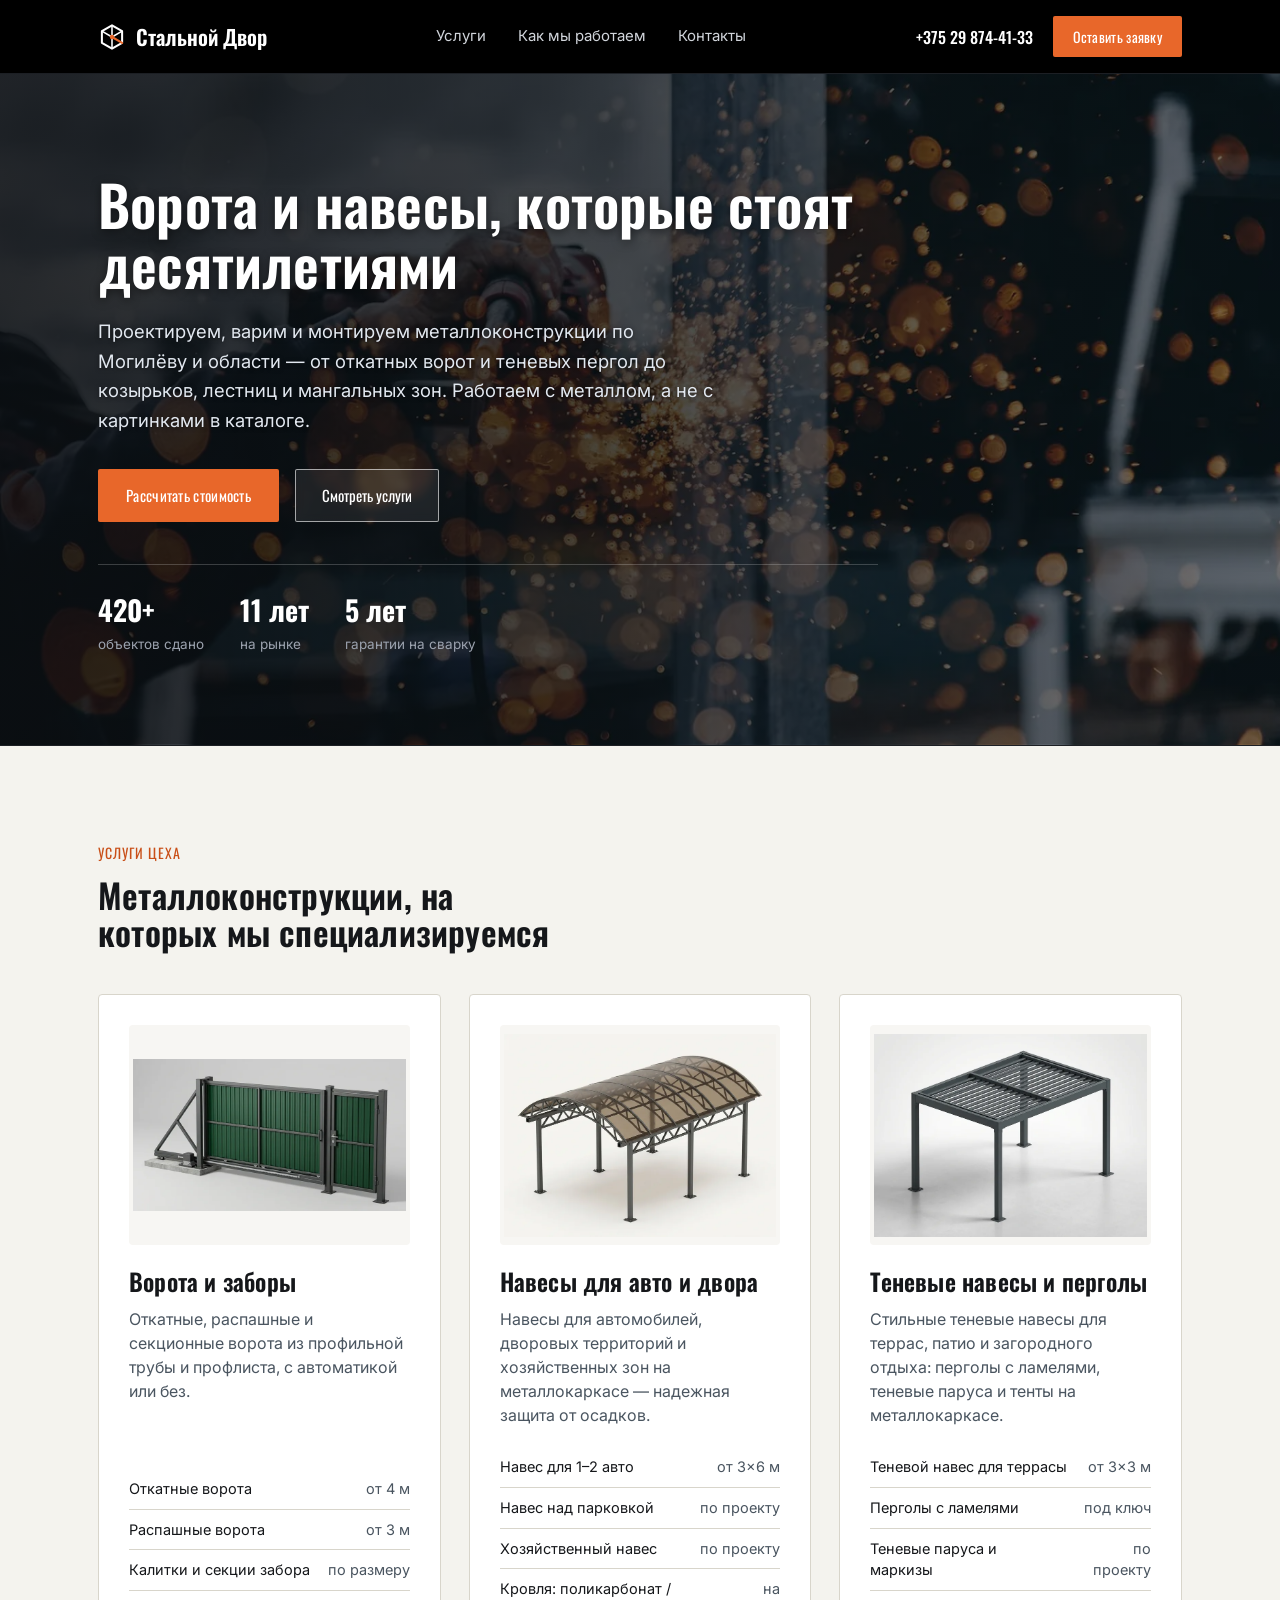
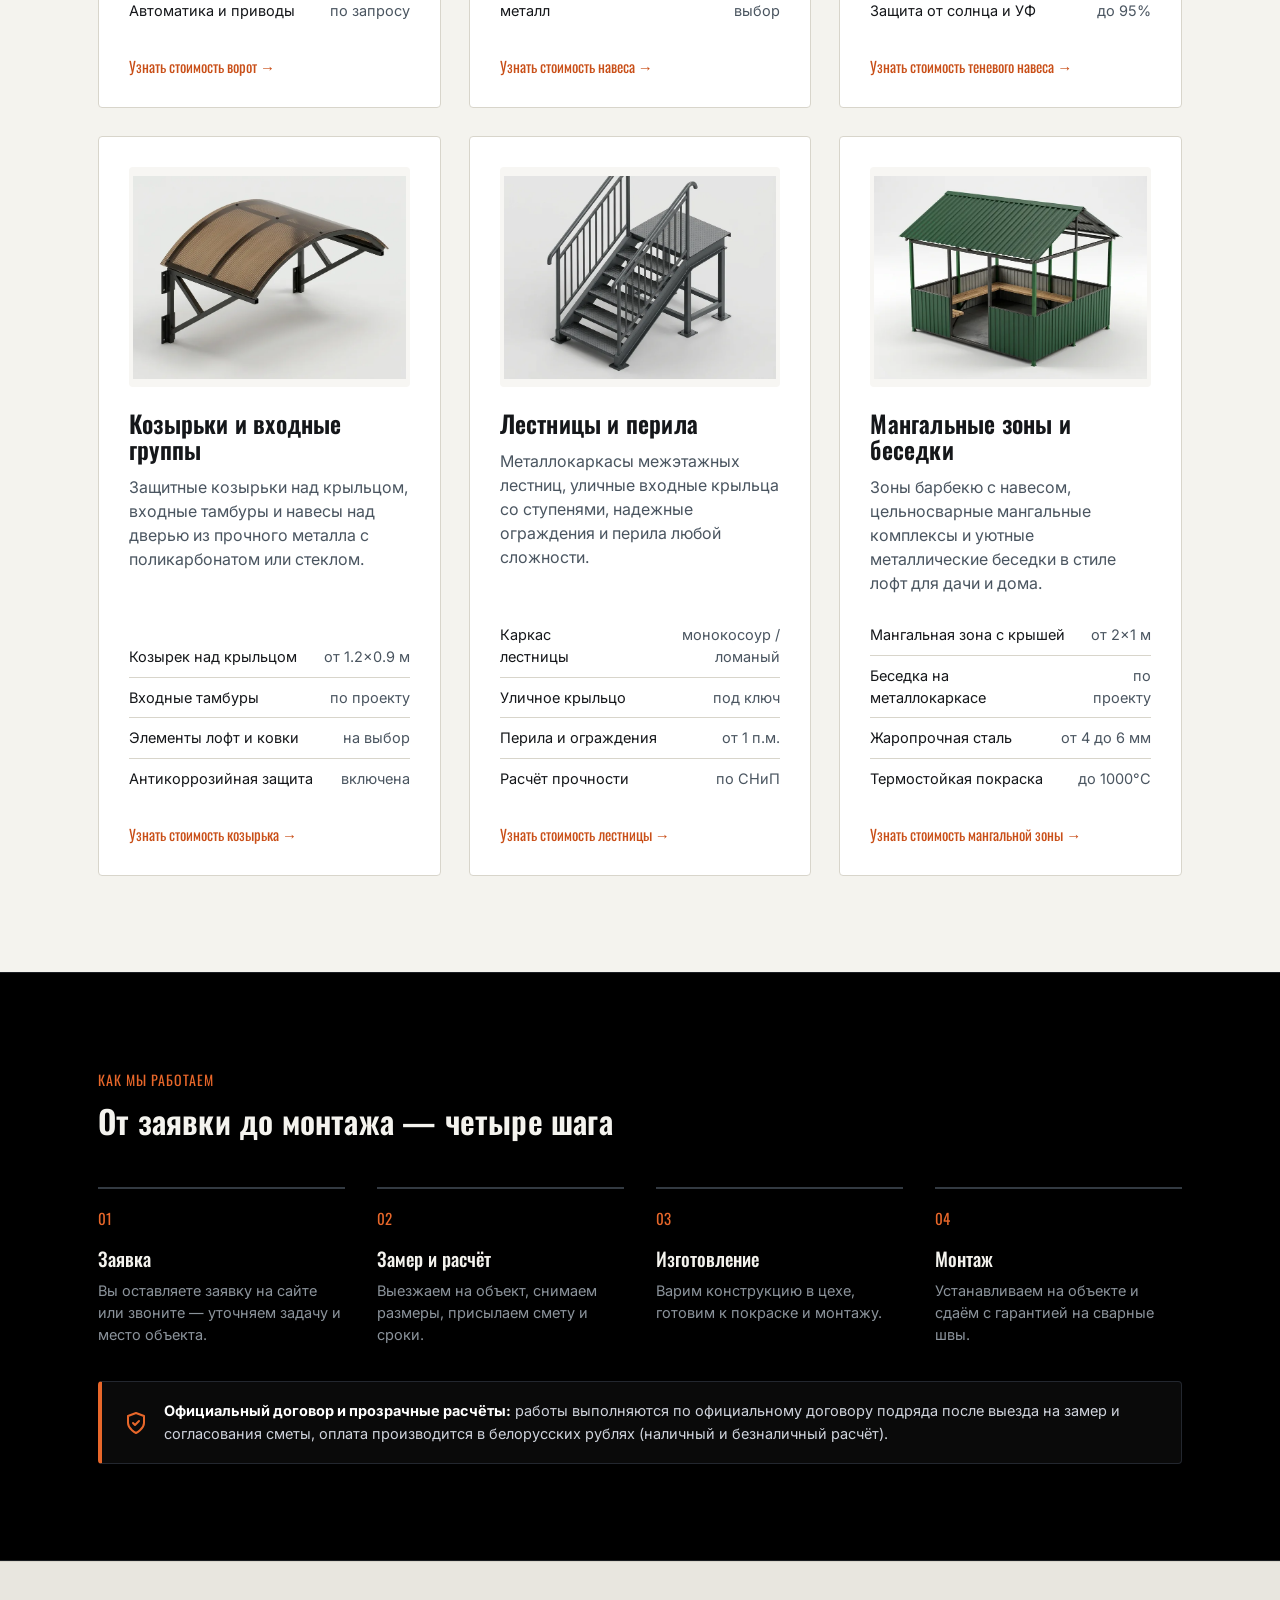
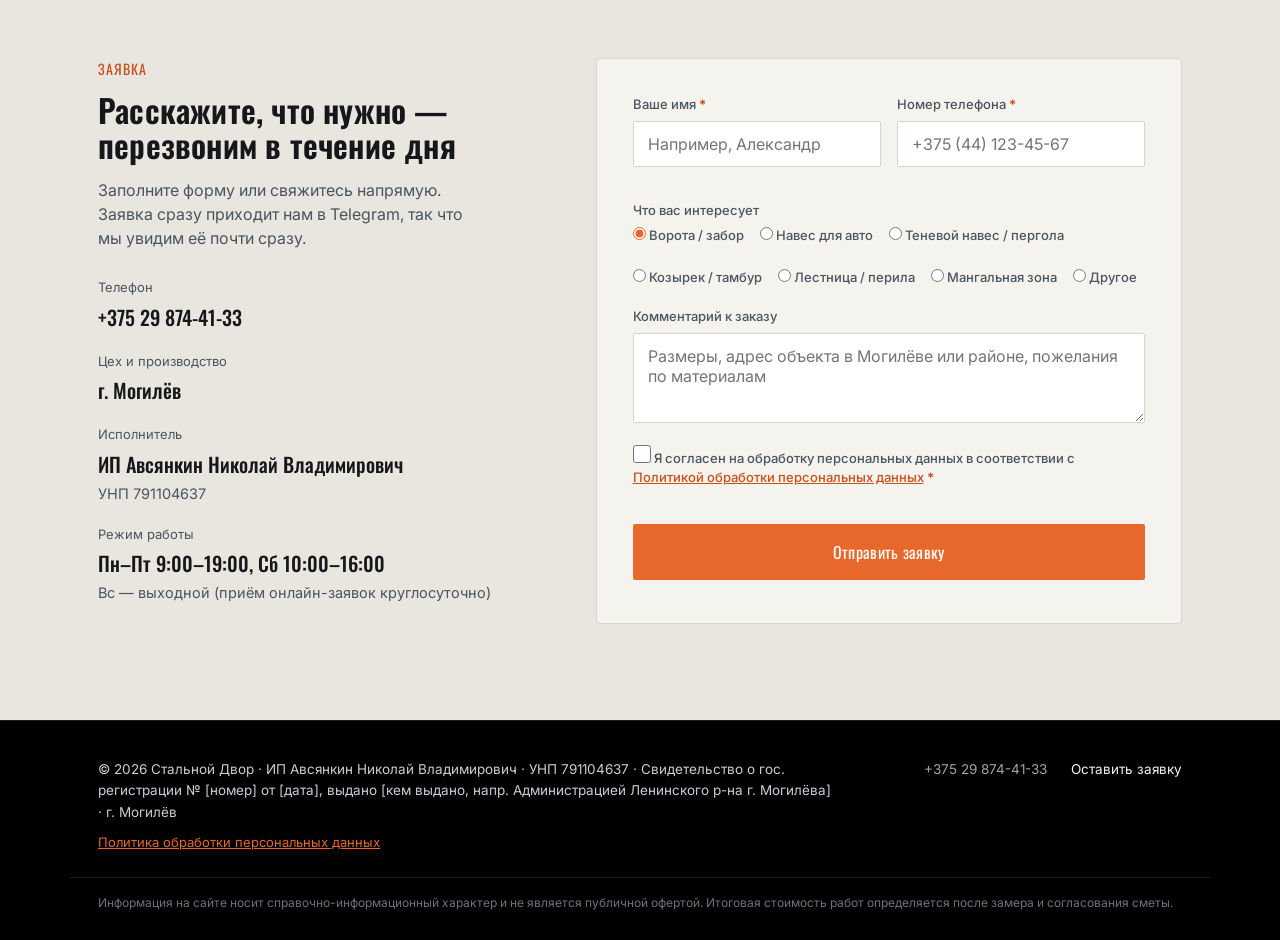
<file: index.html>
<!DOCTYPE html>
<html lang="ru">
<head>
  <meta charset="UTF-8">
  <meta name="viewport" content="width=device-width, initial-scale=1.0">
  <meta name="theme-color" content="#000000">
  <meta name="apple-mobile-web-app-status-bar-style" content="black-translucent">
  <meta name="color-scheme" content="dark light">
  <title>Стальной Двор — ворота, навесы, перголы и металлоконструкции в Могилёве</title>
  <meta name="description" content="Изготовление и монтаж металлоконструкций на заказ в Могилёве: ворота, заборы, теневые навесы, перголы, козырьки, лестницы и мангальные зоны. Гарантия 5 лет.">
  <meta property="og:title" content="Стальной Двор — металлоконструкции на заказ в Могилёве">
  <meta property="og:description" content="Ворота, теневые навесы, перголы, козырьки, лестницы и зоны барбекю в Могилёве. Собственный цех, гарантия 5 лет.">
  <meta property="og:image" content="images/hero.jpg">
  <meta property="og:type" content="website">
  <link rel="icon" type="image/svg+xml" href="favicon.svg">
  <link rel="preload" as="image" href="images/hero.webp" type="image/webp">
  <link rel="preconnect" href="https://fonts.googleapis.com">
  <link rel="preconnect" href="https://fonts.gstatic.com" crossorigin>
  <link href="https://fonts.googleapis.com/css2?family=Oswald:wght@400;500;600;700&family=Inter:wght@400;500;600&display=swap" rel="stylesheet">
  <link rel="stylesheet" href="style.css?v=14">
</head>
<body style="margin:0;padding:0;"><header>
  <div class="nav">
    <a href="#" class="logo">
      <svg class="logo-mark" viewBox="0 0 36 36" fill="none" xmlns="http://www.w3.org/2000/svg">
        <path d="M18 3L31 10.5V25.5L18 33L5 25.5V10.5L18 3Z" stroke="currentColor" stroke-width="2.6" stroke-linejoin="round"/>
        <path d="M18 3V33" stroke="currentColor" stroke-width="2"/>
        <path d="M5 10.5L18 18L31 10.5" stroke="currentColor" stroke-width="2"/>
        <path d="M18 18L31 25.5" stroke="#e8672a" stroke-width="2.8" stroke-linecap="round"/>
        <circle cx="18" cy="18" r="2.8" fill="#e8672a"/>
      </svg>
      Стальной Двор
    </a>
    <nav class="nav-links" id="navLinks">
      <a href="#services">Услуги</a>
      <a href="#process">Как мы работаем</a>
      <a href="#contact">Контакты</a>
    </nav>
    <div class="nav-actions">
      <a href="tel:+375298744133" class="nav-phone">+375 29 874-41-33</a>
      <a href="#contact" class="nav-cta">Оставить заявку</a>
      <button class="burger" id="burgerBtn" aria-label="Открыть меню" aria-expanded="false">
        <span></span>
        <span></span>
        <span></span>
      </button>
    </div>
  </div>
</header>

<section class="hero">
  <div class="wrap">
    <div class="hero-content">
      <h1>Ворота и навесы, которые стоят десятилетиями</h1>
      <p class="lead">Проектируем, варим и монтируем металлоконструкции по Могилёву и области — от откатных ворот и теневых пергол до козырьков, лестниц и мангальных зон. Работаем с металлом, а не с картинками в каталоге.</p>
      <div class="hero-actions">
        <a href="#contact" class="btn-primary">Рассчитать стоимость</a>
        <a href="#services" class="btn-ghost">Смотреть услуги</a>
      </div>
      <div class="hero-stats">
        <div><b>420+</b><span>объектов сдано</span></div>
        <div><b>11 лет</b><span>на рынке</span></div>
        <div><b>5 лет</b><span>гарантии на сварку</span></div>
      </div>
    </div>
  </div>
</section>

<section id="services">
  <div class="wrap">
    <div class="eyebrow">Услуги цеха</div>
    <h2 style="font-size:34px; max-width:26ch;">Металлоконструкции, на которых мы специализируемся</h2>
    <div class="services-grid">
      <!-- 1. Ворота и заборы -->
      <div class="service-card">
        <picture>
          <source srcset="images/gates.webp?v=4" type="image/webp">
          <img src="images/gates.jpg?v=4" alt="Откатные и распашные металлические ворота, заборы" class="service-img" loading="lazy" width="800" height="446" decoding="async">
        </picture>
        <h3>Ворота и заборы</h3>
        <p>Откатные, распашные и секционные ворота из профильной трубы и профлиста, с автоматикой или без.</p>
        <ul>
          <li><span>Откатные ворота</span><span>от 4 м</span></li>
          <li><span>Распашные ворота</span><span>от 3 м</span></li>
          <li><span>Калитки и секции забора</span><span>по размеру</span></li>
          <li><span>Автоматика и приводы</span><span>по запросу</span></li>
        </ul>
        <a href="#contact" class="service-link">Узнать стоимость ворот →</a>
      </div>

      <!-- 2. Навесы для авто -->
      <div class="service-card">
        <picture>
          <source srcset="images/carport.webp?v=4" type="image/webp">
          <img src="images/carport.jpg?v=4" alt="Навесы для авто и двора из металла" class="service-img" loading="lazy" width="800" height="597" decoding="async">
        </picture>
        <h3>Навесы для авто и двора</h3>
        <p>Навесы для автомобилей, дворовых территорий и хозяйственных зон на металлокаркасе — надежная защита от осадков.</p>
        <ul>
          <li><span>Навес для 1–2 авто</span><span>от 3×6 м</span></li>
          <li><span>Навес над парковкой</span><span>по проекту</span></li>
          <li><span>Хозяйственный навес</span><span>по проекту</span></li>
          <li><span>Кровля: поликарбонат / металл</span><span>на выбор</span></li>
        </ul>
        <a href="#contact" class="service-link">Узнать стоимость навеса →</a>
      </div>

      <!-- 3. Теневые навесы и перголы -->
      <div class="service-card">
        <picture>
          <source srcset="images/pergola.webp?v=4" type="image/webp">
          <img src="images/pergola.jpg?v=4" alt="Металлические теневые навесы и перголы для террасы" class="service-img" loading="lazy" width="800" height="597" decoding="async">
        </picture>
        <h3>Теневые навесы и перголы</h3>
        <p>Стильные теневые навесы для террас, патио и загородного отдыха: перголы с ламелями, теневые паруса и тенты на металлокаркасе.</p>
        <ul>
          <li><span>Теневой навес для террасы</span><span>от 3×3 м</span></li>
          <li><span>Перголы с ламелями</span><span>под ключ</span></li>
          <li><span>Теневые паруса и маркизы</span><span>по проекту</span></li>
          <li><span>Защита от солнца и УФ</span><span>до 95%</span></li>
        </ul>
        <a href="#contact" class="service-link">Узнать стоимость теневого навеса →</a>
      </div>

      <!-- 4. Козырьки и тамбуры -->
      <div class="service-card">
        <picture>
          <source srcset="images/canopy.webp?v=4" type="image/webp">
          <img src="images/canopy.jpg?v=4" alt="Металлические козырьки над крыльцом и входные группы" class="service-img" loading="lazy" width="800" height="597" decoding="async">
        </picture>
        <h3>Козырьки и входные группы</h3>
        <p>Защитные козырьки над крыльцом, входные тамбуры и навесы над дверью из прочного металла с поликарбонатом или стеклом.</p>
        <ul>
          <li><span>Козырек над крыльцом</span><span>от 1.2×0.9 м</span></li>
          <li><span>Входные тамбуры</span><span>по проекту</span></li>
          <li><span>Элементы лофт и ковки</span><span>на выбор</span></li>
          <li><span>Антикоррозийная защита</span><span>включена</span></li>
        </ul>
        <a href="#contact" class="service-link">Узнать стоимость козырька →</a>
      </div>

      <!-- 5. Лестницы и перила -->
      <div class="service-card">
        <picture>
          <source srcset="images/stairs.webp?v=4" type="image/webp">
          <img src="images/stairs.jpg?v=4" alt="Металлические лестницы и перила на заказ" class="service-img" loading="lazy" width="800" height="597" decoding="async">
        </picture>
        <h3>Лестницы и перила</h3>
        <p>Металлокаркасы межэтажных лестниц, уличные входные крыльца со ступенями, надежные ограждения и перила любой сложности.</p>
        <ul>
          <li><span>Каркас лестницы</span><span>монокосоур / ломаный</span></li>
          <li><span>Уличное крыльцо</span><span>под ключ</span></li>
          <li><span>Перила и ограждения</span><span>от 1 п.м.</span></li>
          <li><span>Расчёт прочности</span><span>по СНиП</span></li>
        </ul>
        <a href="#contact" class="service-link">Узнать стоимость лестницы →</a>
      </div>

      <!-- 6. Мангальные зоны и беседки -->
      <div class="service-card">
        <picture>
          <source srcset="images/bbq.webp?v=4" type="image/webp">
          <img src="images/bbq.jpg?v=4" alt="Мангальные зоны, комплексы барбекю и беседки из металла" class="service-img" loading="lazy" width="800" height="597" decoding="async">
        </picture>
        <h3>Мангальные зоны и беседки</h3>
        <p>Зоны барбекю с навесом, цельносварные мангальные комплексы и уютные металлические беседки в стиле лофт для дачи и дома.</p>
        <ul>
          <li><span>Мангальная зона с крышей</span><span>от 2×1 м</span></li>
          <li><span>Беседка на металлокаркасе</span><span>по проекту</span></li>
          <li><span>Жаропрочная сталь</span><span>от 4 до 6 мм</span></li>
          <li><span>Термостойкая покраска</span><span>до 1000°C</span></li>
        </ul>
        <a href="#contact" class="service-link">Узнать стоимость мангальной зоны →</a>
      </div>
    </div>
  </div>
</section>

<section id="process" class="process">
  <div class="wrap">
    <div class="eyebrow">Как мы работаем</div>
    <h2 style="font-size:32px;">От заявки до монтажа — четыре шага</h2>
    <div class="process-steps">
      <div class="process-step">
        <span class="num">01</span>
        <h4>Заявка</h4>
        <p>Вы оставляете заявку на сайте или звоните — уточняем задачу и место объекта.</p>
      </div>
      <div class="process-step">
        <span class="num">02</span>
        <h4>Замер и расчёт</h4>
        <p>Выезжаем на объект, снимаем размеры, присылаем смету и сроки.</p>
      </div>
      <div class="process-step">
        <span class="num">03</span>
        <h4>Изготовление</h4>
        <p>Варим конструкцию в цехе, готовим к покраске и монтажу.</p>
      </div>
      <div class="process-step">
        <span class="num">04</span>
        <h4>Монтаж</h4>
        <p>Устанавливаем на объекте и сдаём с гарантией на сварные швы.</p>
      </div>
    </div>
    <div class="process-guarantee-note">
      <svg class="note-icon" viewBox="0 0 24 24" fill="none" stroke="currentColor" stroke-width="2" stroke-linecap="round" stroke-linejoin="round">
        <path d="M12 22s8-4 8-10V5l-8-3-8 3v7c0 6 8 10 8 10z"/>
        <polyline points="9 12 11 14 15 10"/>
      </svg>
      <div>
        <strong>Официальный договор и прозрачные расчёты:</strong> работы выполняются по официальному договору подряда после выезда на замер и согласования сметы, оплата производится в белорусских рублях (наличный и безналичный расчёт).
      </div>
    </div>
  </div>
</section>

<section id="contact" class="contact">
  <div class="wrap">
    <div class="contact-info">
      <div class="eyebrow">Заявка</div>
      <h2>Расскажите, что нужно — перезвоним в течение дня</h2>
      <p>Заполните форму или свяжитесь напрямую. Заявка сразу приходит нам в Telegram, так что мы увидим её почти сразу.</p>
      <div class="contact-detail">
        <span>Телефон</span>
        <b><a href="tel:+375298744133" class="phone-link">+375 29 874-41-33</a></b>
      </div>
      <div class="contact-detail">
        <span>Цех и производство</span>
        <b>г. Могилёв</b>
      </div>
      <div class="contact-detail">
        <span>Исполнитель</span>
        <b>ИП Авсянкин Николай Владимирович</b>
        <span class="contact-sub">УНП 791104637</span>
      </div>
      <div class="contact-detail">
        <span>Режим работы</span>
        <!-- Режим работы (при необходимости часы можно скорректировать) -->
        <b>Пн–Пт 9:00–19:00, Сб 10:00–16:00</b>
        <span class="contact-sub">Вс — выходной (приём онлайн-заявок круглосуточно)</span>
      </div>
    </div>

    <form id="requestForm" novalidate>
      <div class="form-row">
        <div class="field" id="nameField">
          <label for="name">Ваше имя <span class="req">*</span></label>
          <input type="text" id="name" name="name" required placeholder="Например, Александр" autocomplete="name">
          <span class="field-error" id="nameError"></span>
        </div>
        <div class="field" id="phoneField">
          <label for="phone">Номер телефона <span class="req">*</span></label>
          <input type="tel" id="phone" name="phone" required placeholder="+375 (44) 123-45-67" autocomplete="tel">
          <span class="field-error" id="phoneError"></span>
        </div>
      </div>

      <div class="field">
        <label>Что вас интересует</label>
        <div class="radio-group">
          <label class="radio-option"><input type="radio" name="service" value="Ворота / забор" checked> Ворота / забор</label>
          <label class="radio-option"><input type="radio" name="service" value="Навес для авто"> Навес для авто</label>
          <label class="radio-option"><input type="radio" name="service" value="Теневой навес / пергола"> Теневой навес / пергола</label>
          <label class="radio-option"><input type="radio" name="service" value="Козырек"> Козырек / тамбур</label>
          <label class="radio-option"><input type="radio" name="service" value="Лестница"> Лестница / перила</label>
          <label class="radio-option"><input type="radio" name="service" value="Мангальная зона"> Мангальная зона</label>
          <label class="radio-option"><input type="radio" name="service" value="Другое"> Другое</label>
        </div>
      </div>

      <div class="field">
        <label for="message">Комментарий к заказу</label>
        <textarea id="message" name="message" placeholder="Размеры, адрес объекта в Могилёве или районе, пожелания по материалам"></textarea>
      </div>

      <div class="field field-checkbox" id="consentField">
        <label class="checkbox-label" for="policyConsent">
          <input type="checkbox" id="policyConsent" name="consent" required>
          <span>Я согласен на обработку персональных данных в соответствии с <a href="policy.html" target="_blank">Политикой обработки персональных данных</a> <span class="req">*</span></span>
        </label>
        <span class="field-error" id="consentError"></span>
      </div>

      <button type="submit" class="submit-btn" id="submitBtn">Отправить заявку</button>
      <div class="form-status" id="formStatus"></div>
    </form>
  </div>
</section>

<footer>
  <div class="wrap footer-content">
    <div class="footer-info">
      <div class="footer-legal">© 2026 Стальной Двор · ИП Авсянкин Николай Владимирович · УНП 791104637 · Свидетельство о гос. регистрации № [номер] от [дата], выдано [кем выдано, напр. Администрацией Ленинского р-на г. Могилёва] · г. Могилёв</div>
      <div class="footer-policy">
        <a href="policy.html" class="footer-policy-link">Политика обработки персональных данных</a>
      </div>
    </div>
    <div class="footer-links">
      <a href="tel:+375298744133" class="phone-link">+375 29 874-41-33</a>
      <a href="#contact" class="footer-cta-link">Оставить заявку</a>
    </div>
  </div>
  <div class="wrap footer-bottom">
    <div class="footer-disclaimer">
      Информация на сайте носит справочно-информационный характер и не является публичной офертой. Итоговая стоимость работ определяется после замера и согласования сметы.
    </div>
  </div>
</footer>

<script src="script.js?v=7"></script>
</body>
</html>
</file>
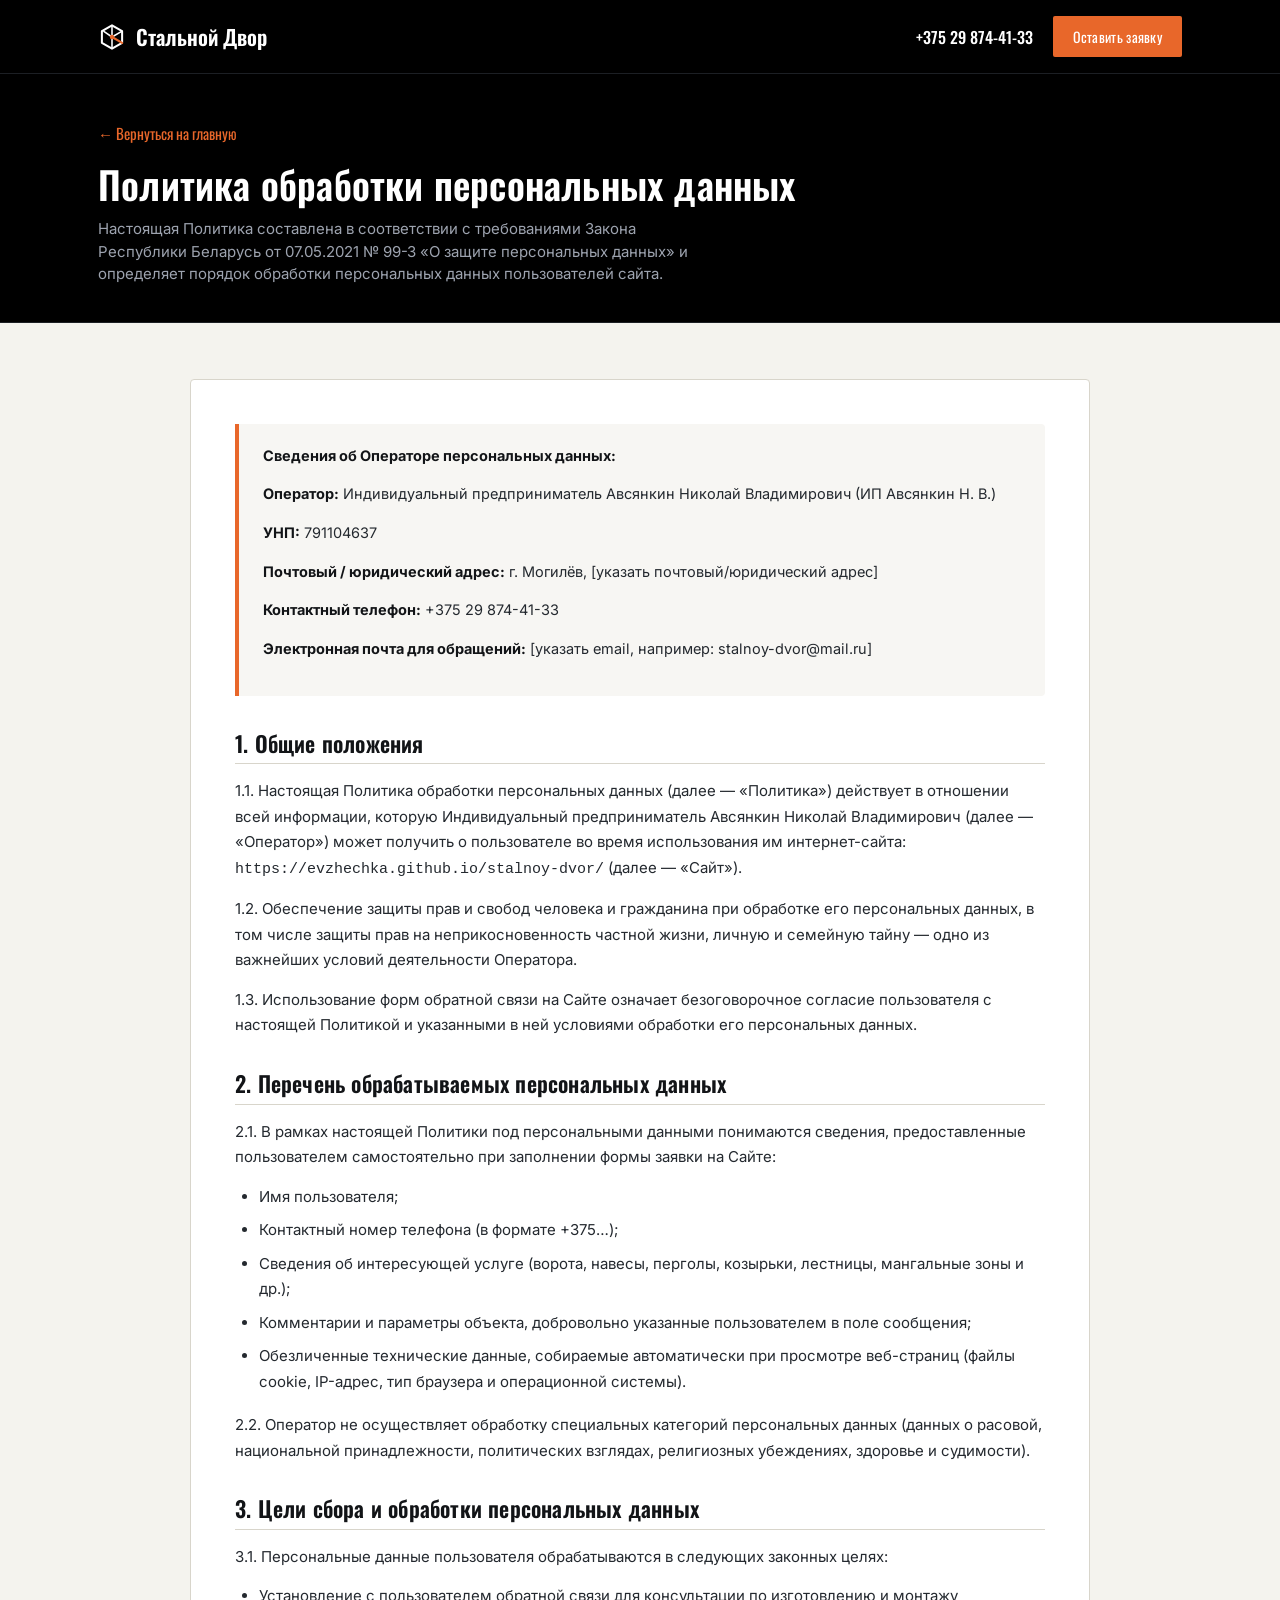
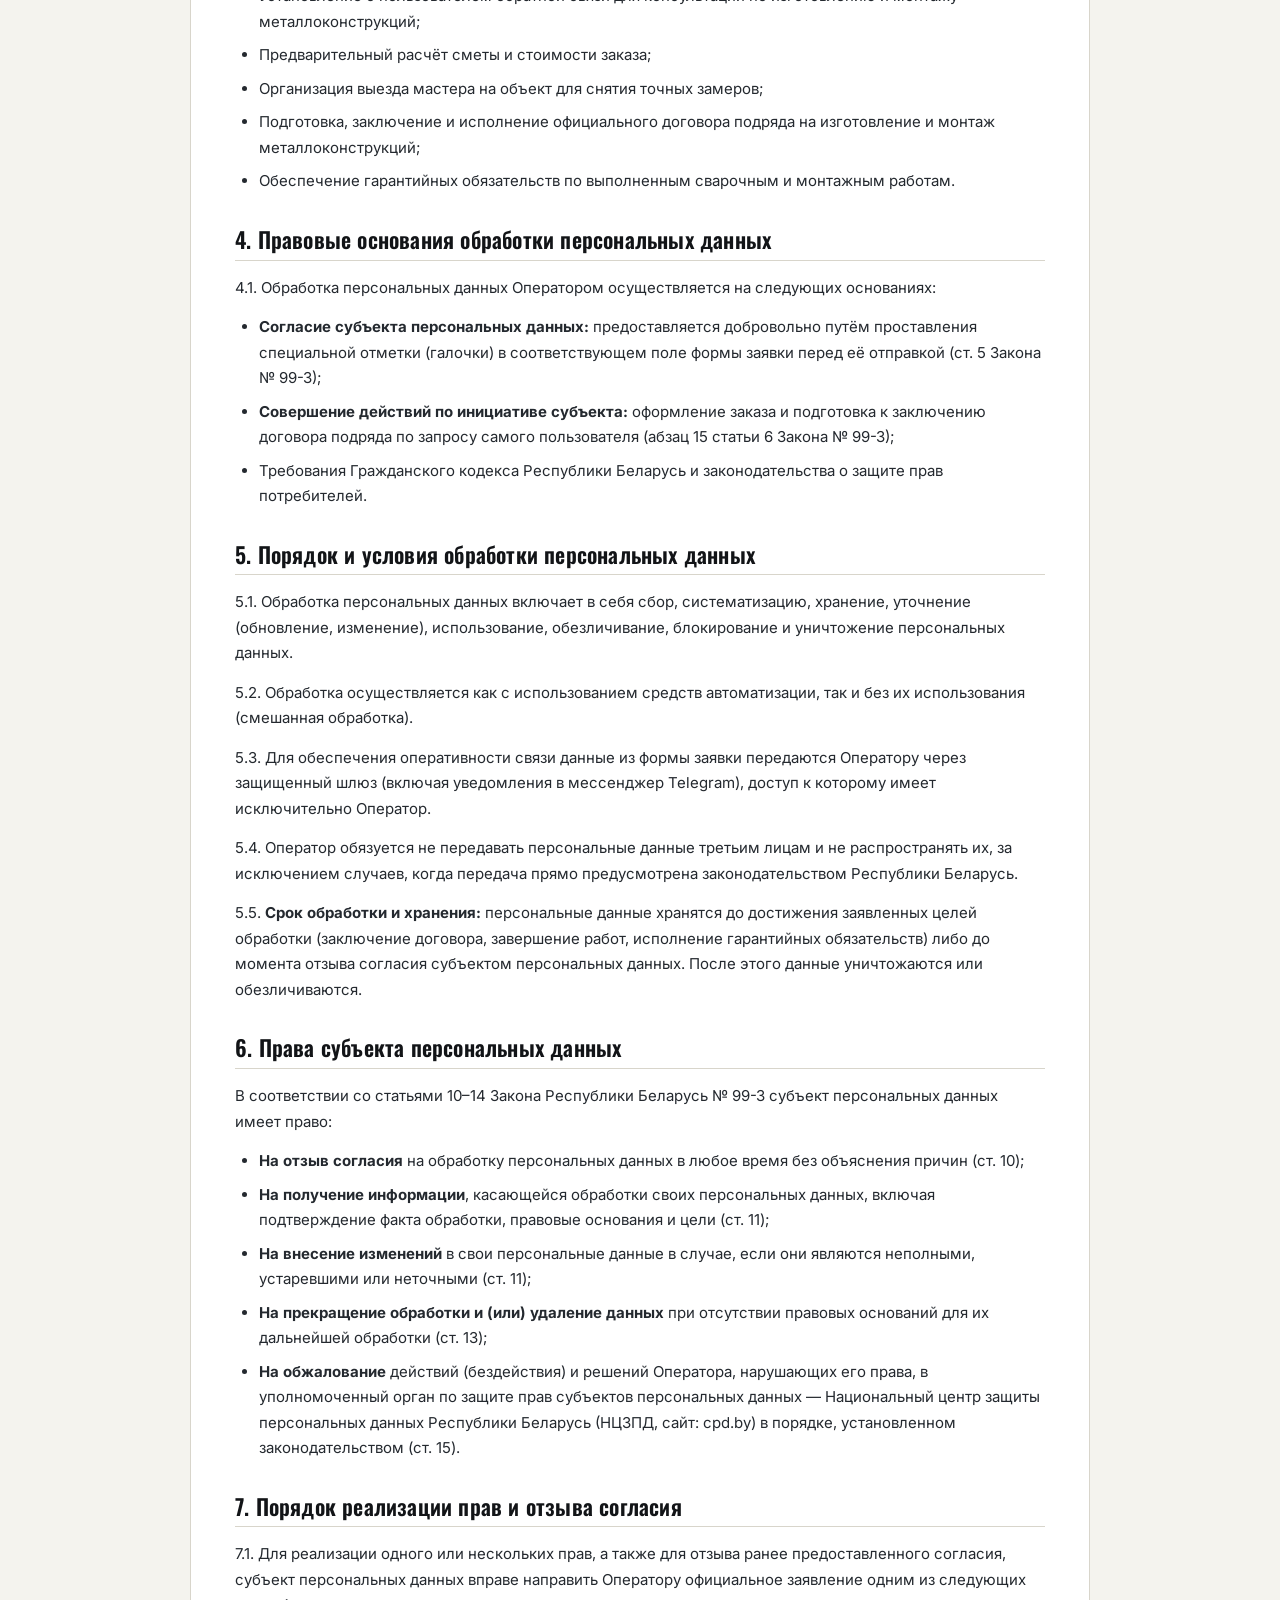
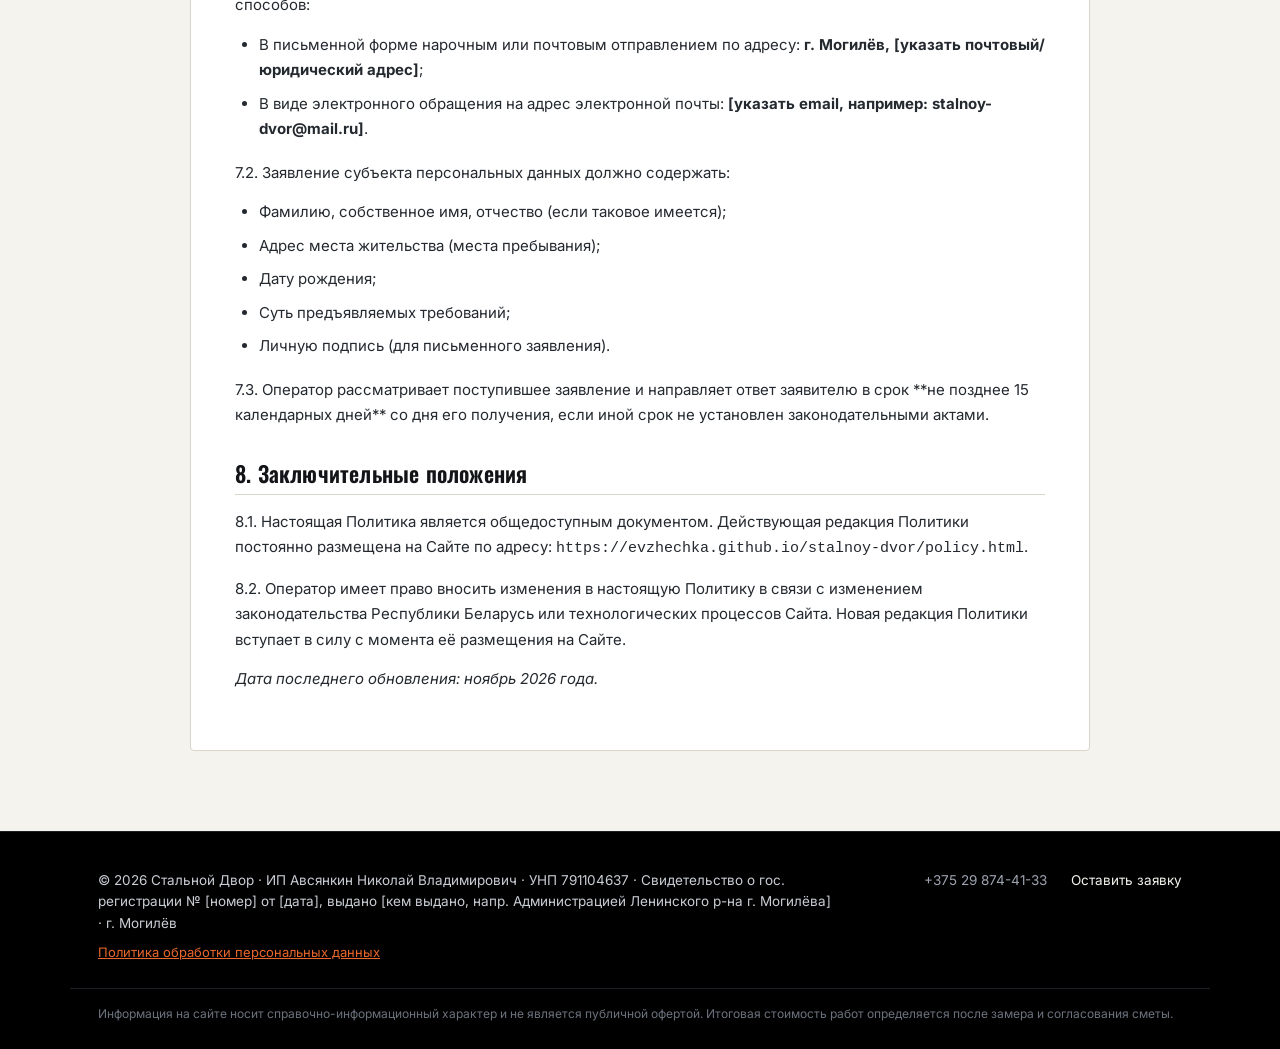
<file: policy.html>
<!DOCTYPE html>
<html lang="ru">
<head>
  <meta charset="UTF-8">
  <meta name="viewport" content="width=device-width, initial-scale=1.0">
  <meta name="theme-color" content="#000000">
  <meta name="apple-mobile-web-app-status-bar-style" content="black-translucent">
  <meta name="robots" content="noindex, follow">
  <title>Политика обработки персональных данных — Стальной Двор (г. Могилёв)</title>
  <link rel="icon" type="image/svg+xml" href="favicon.svg">
  <link rel="preconnect" href="https://fonts.googleapis.com">
  <link rel="preconnect" href="https://fonts.gstatic.com" crossorigin>
  <link href="https://fonts.googleapis.com/css2?family=Oswald:wght@400;500;600;700&family=Inter:wght@400;500;600&display=swap" rel="stylesheet">
  <link rel="stylesheet" href="style.css?v=14">
  <style>
    .policy-hero {
      background: #000000;
      color: #ffffff;
      padding: 48px 0 36px;
      border-bottom: 1px solid #1c1f24;
    }
    .back-link {
      display: inline-flex;
      align-items: center;
      gap: 8px;
      font-family: var(--font-head);
      font-size: 15px;
      color: var(--spark-500);
      margin-bottom: 18px;
      text-decoration: none !important;
      transition: color 0.2s ease;
    }
    .back-link:hover {
      color: #ffffff;
    }
    .policy-hero h1 {
      font-size: clamp(26px, 3.8vw, 38px);
      line-height: 1.15;
      margin-bottom: 12px;
    }
    .policy-subtitle {
      color: #9da3af;
      font-size: 15px;
      max-width: 68ch;
    }
    .policy-body {
      background: var(--concrete-50);
      padding: 56px 0 80px;
    }
    .policy-card {
      background: #ffffff;
      border: 1px solid var(--line);
      border-radius: 4px;
      padding: 44px;
      max-width: 900px;
      margin: 0 auto;
      font-size: 15px;
      line-height: 1.7;
      color: #24292f;
    }
    .policy-operator-box {
      background: #f7f6f3;
      border-left: 4px solid var(--spark-500);
      padding: 20px 24px;
      margin-bottom: 36px;
      border-radius: 0 4px 4px 0;
      font-size: 14.5px;
    }
    .policy-operator-box b {
      color: #121417;
    }
    .policy-card h2 {
      font-family: var(--font-head);
      font-size: 22px;
      color: #121417;
      margin: 34px 0 14px;
      padding-bottom: 8px;
      border-bottom: 1px solid var(--line);
    }
    .policy-card h2:first-of-type {
      margin-top: 10px;
    }
    .policy-card h3 {
      font-size: 16px;
      font-weight: 600;
      margin: 18px 0 8px;
      color: #121417;
    }
    .policy-card p {
      margin-bottom: 14px;
    }
    .policy-card ul, .policy-card ol {
      margin: 0 0 18px 24px;
      padding: 0;
    }
    .policy-card li {
      margin-bottom: 8px;
    }
    .policy-highlight {
      background: #fff8f4;
      border: 1px dashed var(--spark-500);
      padding: 14px 18px;
      border-radius: 4px;
      margin: 18px 0;
      font-size: 14px;
    }
    @media(max-width: 760px) {
      .policy-card {
        padding: 24px 18px;
      }
      .policy-operator-box {
        padding: 16px;
      }
    }
  </style>
</head>
<body style="margin:0;padding:0;">

<header>
  <div class="nav">
    <a href="index.html" class="logo">
      <svg class="logo-mark" viewBox="0 0 36 36" fill="none" xmlns="http://www.w3.org/2000/svg">
        <path d="M18 3L31 10.5V25.5L18 33L5 25.5V10.5L18 3Z" stroke="currentColor" stroke-width="2.6" stroke-linejoin="round"/>
        <path d="M18 3V33" stroke="currentColor" stroke-width="2"/>
        <path d="M7 10.5L18 18L31 10.5" stroke="currentColor" stroke-width="2"/>
        <path d="M18 18L31 25.5" stroke="#e8672a" stroke-width="2.8" stroke-linecap="round"/>
        <circle cx="18" cy="18" r="2.8" fill="#e8672a"/>
      </svg>
      Стальной Двор
    </a>
    <div class="nav-actions">
      <a href="tel:+375298744133" class="nav-phone">+375 29 874-41-33</a>
      <a href="index.html#contact" class="nav-cta">Оставить заявку</a>
    </div>
  </div>
</header>

<section class="policy-hero">
  <div class="wrap">
    <a href="index.html" class="back-link">← Вернуться на главную</a>
    <h1>Политика обработки персональных данных</h1>
    <p class="policy-subtitle">
      Настоящая Политика составлена в соответствии с требованиями Закона Республики Беларусь от 07.05.2021 № 99-З «О защите персональных данных» и определяет порядок обработки персональных данных пользователей сайта.
    </p>
  </div>
</section>

<main class="policy-body">
  <div class="wrap">
    <article class="policy-card">

      <div class="policy-operator-box">
        <p><b>Сведения об Операторе персональных данных:</b></p>
        <p><b>Оператор:</b> Индивидуальный предприниматель Авсянкин Николай Владимирович (ИП Авсянкин Н. В.)</p>
        <p><b>УНП:</b> 791104637</p>
        <p><b>Почтовый / юридический адрес:</b> г. Могилёв, [указать почтовый/юридический адрес]</p>
        <p><b>Контактный телефон:</b> <a href="tel:+375298744133">+375 29 874-41-33</a></p>
        <p><b>Электронная почта для обращений:</b> [указать email, например: stalnoy-dvor@mail.ru]</p>
      </div>

      <h2>1. Общие положения</h2>
      <p>
        1.1. Настоящая Политика обработки персональных данных (далее — «Политика») действует в отношении всей информации, которую Индивидуальный предприниматель Авсянкин Николай Владимирович (далее — «Оператор») может получить о пользователе во время использования им интернет-сайта: <code>https://evzhechka.github.io/stalnoy-dvor/</code> (далее — «Сайт»).
      </p>
      <p>
        1.2. Обеспечение защиты прав и свобод человека и гражданина при обработке его персональных данных, в том числе защиты прав на неприкосновенность частной жизни, личную и семейную тайну — одно из важнейших условий деятельности Оператора.
      </p>
      <p>
        1.3. Использование форм обратной связи на Сайте означает безоговорочное согласие пользователя с настоящей Политикой и указанными в ней условиями обработки его персональных данных.
      </p>

      <h2>2. Перечень обрабатываемых персональных данных</h2>
      <p>2.1. В рамках настоящей Политики под персональными данными понимаются сведения, предоставленные пользователем самостоятельно при заполнении формы заявки на Сайте:</p>
      <ul>
        <li>Имя пользователя;</li>
        <li>Контактный номер телефона (в формате +375…);</li>
        <li>Сведения об интересующей услуге (ворота, навесы, перголы, козырьки, лестницы, мангальные зоны и др.);</li>
        <li>Комментарии и параметры объекта, добровольно указанные пользователем в поле сообщения;</li>
        <li>Обезличенные технические данные, собираемые автоматически при просмотре веб-страниц (файлы cookie, IP-адрес, тип браузера и операционной системы).</li>
      </ul>
      <p>2.2. Оператор не осуществляет обработку специальных категорий персональных данных (данных о расовой, национальной принадлежности, политических взглядах, религиозных убеждениях, здоровье и судимости).</p>

      <h2>3. Цели сбора и обработки персональных данных</h2>
      <p>3.1. Персональные данные пользователя обрабатываются в следующих законных целях:</p>
      <ul>
        <li>Установление с пользователем обратной связи для консультации по изготовлению и монтажу металлоконструкций;</li>
        <li>Предварительный расчёт сметы и стоимости заказа;</li>
        <li>Организация выезда мастера на объект для снятия точных замеров;</li>
        <li>Подготовка, заключение и исполнение официального договора подряда на изготовление и монтаж металлоконструкций;</li>
        <li>Обеспечение гарантийных обязательств по выполненным сварочным и монтажным работам.</li>
      </ul>

      <h2>4. Правовые основания обработки персональных данных</h2>
      <p>4.1. Обработка персональных данных Оператором осуществляется на следующих основаниях:</p>
      <ul>
        <li><b>Согласие субъекта персональных данных:</b> предоставляется добровольно путём проставления специальной отметки (галочки) в соответствующем поле формы заявки перед её отправкой (ст. 5 Закона № 99-З);</li>
        <li><b>Совершение действий по инициативе субъекта:</b> оформление заказа и подготовка к заключению договора подряда по запросу самого пользователя (абзац 15 статьи 6 Закона № 99-З);</li>
        <li>Требования Гражданского кодекса Республики Беларусь и законодательства о защите прав потребителей.</li>
      </ul>

      <h2>5. Порядок и условия обработки персональных данных</h2>
      <p>
        5.1. Обработка персональных данных включает в себя сбор, систематизацию, хранение, уточнение (обновление, изменение), использование, обезличивание, блокирование и уничтожение персональных данных.
      </p>
      <p>
        5.2. Обработка осуществляется как с использованием средств автоматизации, так и без их использования (смешанная обработка).
      </p>
      <p>
        5.3. Для обеспечения оперативности связи данные из формы заявки передаются Оператору через защищенный шлюз (включая уведомления в мессенджер Telegram), доступ к которому имеет исключительно Оператор.
      </p>
      <p>
        5.4. Оператор обязуется не передавать персональные данные третьим лицам и не распространять их, за исключением случаев, когда передача прямо предусмотрена законодательством Республики Беларусь.
      </p>
      <p>
        5.5. <b>Срок обработки и хранения:</b> персональные данные хранятся до достижения заявленных целей обработки (заключение договора, завершение работ, исполнение гарантийных обязательств) либо до момента отзыва согласия субъектом персональных данных. После этого данные уничтожаются или обезличиваются.
      </p>

      <h2>6. Права субъекта персональных данных</h2>
      <p>В соответствии со статьями 10–14 Закона Республики Беларусь № 99-З субъект персональных данных имеет право:</p>
      <ul>
        <li><b>На отзыв согласия</b> на обработку персональных данных в любое время без объяснения причин (ст. 10);</li>
        <li><b>На получение информации</b>, касающейся обработки своих персональных данных, включая подтверждение факта обработки, правовые основания и цели (ст. 11);</li>
        <li><b>На внесение изменений</b> в свои персональные данные в случае, если они являются неполными, устаревшими или неточными (ст. 11);</li>
        <li><b>На прекращение обработки и (или) удаление данных</b> при отсутствии правовых оснований для их дальнейшей обработки (ст. 13);</li>
        <li><b>На обжалование</b> действий (бездействия) и решений Оператора, нарушающих его права, в уполномоченный орган по защите прав субъектов персональных данных — Национальный центр защиты персональных данных Республики Беларусь (НЦЗПД, сайт: <a href="https://cpd.by" target="_blank" rel="noopener">cpd.by</a>) в порядке, установленном законодательством (ст. 15).</li>
      </ul>

      <h2>7. Порядок реализации прав и отзыва согласия</h2>
      <p>
        7.1. Для реализации одного или нескольких прав, а также для отзыва ранее предоставленного согласия, субъект персональных данных вправе направить Оператору официальное заявление одним из следующих способов:
      </p>
      <ul>
        <li>В письменной форме нарочным или почтовым отправлением по адресу: <b>г. Могилёв, [указать почтовый/юридический адрес]</b>;</li>
        <li>В виде электронного обращения на адрес электронной почты: <b>[указать email, например: stalnoy-dvor@mail.ru]</b>.</li>
      </ul>
      <p>7.2. Заявление субъекта персональных данных должно содержать:</p>
      <ul>
        <li>Фамилию, собственное имя, отчество (если таковое имеется);</li>
        <li>Адрес места жительства (места пребывания);</li>
        <li>Дату рождения;</li>
        <li>Суть предъявляемых требований;</li>
        <li>Личную подпись (для письменного заявления).</li>
      </ul>
      <p>
        7.3. Оператор рассматривает поступившее заявление и направляет ответ заявителю в срок **не позднее 15 календарных дней** со дня его получения, если иной срок не установлен законодательными актами.
      </p>

      <h2>8. Заключительные положения</h2>
      <p>
        8.1. Настоящая Политика является общедоступным документом. Действующая редакция Политики постоянно размещена на Сайте по адресу: <code>https://evzhechka.github.io/stalnoy-dvor/policy.html</code>.
      </p>
      <p>
        8.2. Оператор имеет право вносить изменения в настоящую Политику в связи с изменением законодательства Республики Беларусь или технологических процессов Сайта. Новая редакция Политики вступает в силу с момента её размещения на Сайте.
      </p>
      <p><i>Дата последнего обновления: ноябрь 2026 года.</i></p>

    </article>
  </div>
</main>

<footer>
  <div class="wrap footer-content">
    <div class="footer-info">
      <div class="footer-legal">© 2026 Стальной Двор · ИП Авсянкин Николай Владимирович · УНП 791104637 · Свидетельство о гос. регистрации № [номер] от [дата], выдано [кем выдано, напр. Администрацией Ленинского р-на г. Могилёва] · г. Могилёв</div>
      <div class="footer-policy">
        <a href="policy.html" class="footer-policy-link">Политика обработки персональных данных</a>
      </div>
    </div>
    <div class="footer-links">
      <a href="tel:+375298744133" class="phone-link">+375 29 874-41-33</a>
      <a href="index.html#contact" class="footer-cta-link">Оставить заявку</a>
    </div>
  </div>
  <div class="wrap footer-bottom">
    <div class="footer-disclaimer">
      Информация на сайте носит справочно-информационный характер и не является публичной офертой. Итоговая стоимость работ определяется после замера и согласования сметы.
    </div>
  </div>
</footer>

</body>
</html>
</file>
<file: style.css>
/* ============ TOKENS ============ */
:root {
  --steel-950: #000000; /* Чистый черный цвет */
  --steel-900: #121417;
  --steel-800: #22262d;
  --steel-600: #4a5560;
  --steel-300: #8b939b;
  --concrete-100: #e8e6df;
  --concrete-50: #f4f3ee;
  --spark-500: #e8672a;
  --spark-600: #c94f18;
  --line: #d8d5cb;
  --font-head: 'Oswald', sans-serif;
  --font-body: 'Inter', sans-serif;
}

* { box-sizing: border-box; margin: 0; padding: 0; }

/* Устранение любых верхних белых полос и отступов */
html {
  scroll-behavior: smooth;
  background-color: #000000 !important; /* Всегда черный фон на уровне html */
}
body {
  font-family: var(--font-body);
  color: #15171a;
  background-color: #000000 !important;
  line-height: 1.5;
  -webkit-font-smoothing: antialiased;
  margin: 0 !important;
  padding: 0 !important;
}
img { max-width: 100%; display: block; }

/* Убираем все подчёркивания ссылок на сайте */
a, a:hover, a:focus, a:visited {
  color: inherit;
  text-decoration: none !important;
}

h1, h2, h3 {
  font-family: var(--font-head);
  font-weight: 600;
  line-height: 1.08;
  letter-spacing: 0.2px;
}
.wrap {
  max-width: 1140px;
  margin: 0 auto;
  padding: 0 28px;
}
section { padding: 96px 0; }
@media(max-width: 720px) {
  section { padding: 56px 0; }
  .wrap { padding: 0 18px; }
}

.eyebrow {
  font-family: var(--font-head);
  font-size: 14px;
  color: var(--spark-600);
  margin-bottom: 14px;
  text-transform: uppercase;
  letter-spacing: 1px;
}

/* ============ HEADER (ЧЕРНЫЙ ЦВЕТ БЕЗ ЗАЗОРОВ) ============ */
header {
  position: sticky;
  top: 0;
  left: 0;
  right: 0;
  width: 100%;
  margin: 0 !important;
  z-index: 100;
  background: #000000 !important;
  border-bottom: 1px solid #1c1f24;
  color: #ffffff;
}
.nav {
  display: flex; align-items: center; justify-content: space-between;
  padding: 16px 28px;
  max-width: 1140px; margin: 0 auto;
  position: relative;
}
.logo {
  font-family: var(--font-head);
  font-size: 21px;
  font-weight: 600;
  display: flex; align-items: center; gap: 10px;
  color: #ffffff;
  text-decoration: none !important;
}
.logo-mark {
  width: 28px;
  height: 28px;
  flex-shrink: 0;
  color: #ffffff;
}
.nav-links {
  display: flex; gap: 32px;
  font-size: 15px;
}
.nav-links a {
  color: #d1d5db;
  text-decoration: none !important;
  border-bottom: none !important;
  transition: color 0.2s ease;
}
.nav-links a:hover {
  color: var(--spark-500);
}

.nav-actions {
  display: flex;
  align-items: center;
  gap: 20px;
}

.nav-phone {
  font-family: var(--font-head);
  font-size: 16px;
  font-weight: 500;
  color: #ffffff;
  text-decoration: none !important;
  border-bottom: none !important;
  transition: color 0.2s ease;
  white-space: nowrap;
}
.nav-phone:hover {
  color: var(--spark-500);
}

.nav-cta {
  font-family: var(--font-head);
  background: var(--spark-500);
  color: #ffffff;
  border: none;
  padding: 10px 20px;
  font-size: 14px;
  letter-spacing: 0.3px;
  cursor: pointer;
  text-decoration: none !important;
  transition: background 0.2s ease;
  white-space: nowrap;
  border-radius: 2px;
}
.nav-cta:hover {
  background: var(--spark-600);
}

/* Кнопка мобильного меню (Burger) */
.burger {
  display: none;
  width: 30px;
  height: 22px;
  background: transparent;
  border: none;
  cursor: pointer;
  position: relative;
  padding: 0;
  z-index: 110;
}
.burger span {
  display: block;
  position: absolute;
  height: 2.5px;
  width: 100%;
  background: #ffffff;
  border-radius: 2px;
  left: 0;
  transition: .25s ease-in-out;
}
.burger span:nth-child(1) { top: 1px; }
.burger span:nth-child(2) { top: 9.5px; }
.burger span:nth-child(3) { top: 18px; }

.burger.active span:nth-child(1) {
  top: 9.5px;
  transform: rotate(135deg);
}
.burger.active span:nth-child(2) {
  opacity: 0;
  left: -20px;
}
.burger.active span:nth-child(3) {
  top: 9.5px;
  transform: rotate(-135deg);
}

@media(max-width: 820px) {
  .nav { padding: 14px 18px; }
  .burger { display: block; }
  .nav-phone { display: none; }
  .nav-cta { padding: 8px 14px; font-size: 13px; }

  .nav-links {
    display: none;
    position: absolute;
    top: 100%;
    left: 0;
    right: 0;
    background: #000000;
    border-bottom: 2px solid var(--spark-500);
    padding: 24px 20px 28px;
    flex-direction: column;
    gap: 18px;
    box-shadow: 0 16px 30px rgba(0,0,0,0.6);
  }
  .nav-links.open {
    display: flex;
  }
  .nav-links a {
    font-family: var(--font-head);
    font-size: 19px;
    color: #ffffff;
    padding: 6px 0;
    text-decoration: none !important;
    border-bottom: none !important;
  }
  .nav-links a:hover {
    color: var(--spark-500);
  }
}

/* ============ HERO ============ */
.hero {
  padding: 100px 0 90px;
  position: relative;
  overflow: hidden;
  border-bottom: 1px solid #1c1f24;
  background-color: #0b0d10;
  background-image: linear-gradient(90deg, rgba(11, 13, 16, 0.88) 0%, rgba(11, 13, 16, 0.72) 55%, rgba(11, 13, 16, 0.55) 100%),
                    url('images/hero.webp');
  background-size: cover;
  background-position: center;
  background-repeat: no-repeat;
  color: #ffffff;
}
.hero .wrap {
  position: relative;
  z-index: 1;
}
.hero-content {
  max-width: 780px;
}
.hero h1 {
  font-size: clamp(34px, 5.2vw, 56px);
  color: #ffffff;
  margin-bottom: 22px;
  text-shadow: 0 2px 10px rgba(0,0,0,0.5);
}
.hero p.lead {
  font-size: 18.5px;
  color: #e2e8f0;
  max-width: 52ch;
  margin-bottom: 34px;
  line-height: 1.6;
  text-shadow: 0 1px 4px rgba(0,0,0,0.5);
}
.hero-actions { display: flex; gap: 16px; flex-wrap: wrap; }
.btn-primary {
  font-family: var(--font-head);
  background: var(--spark-500);
  color: #ffffff;
  border: none;
  padding: 15px 28px;
  font-size: 15px;
  letter-spacing: 0.3px;
  cursor: pointer;
  text-decoration: none !important;
  display: inline-block;
  transition: background 0.2s ease;
  border-radius: 2px;
}
.btn-primary:hover { background: var(--spark-600); }
.btn-ghost {
  font-family: var(--font-head);
  background: rgba(255, 255, 255, 0.08);
  color: #ffffff;
  border: 1.5px solid rgba(255, 255, 255, 0.6);
  backdrop-filter: blur(4px);
  padding: 14px 26px;
  font-size: 15px;
  text-decoration: none !important;
  display: inline-block;
  transition: all 0.2s ease;
  border-radius: 2px;
}
.btn-ghost:hover {
  border-color: var(--spark-500);
  background: var(--spark-500);
  color: #ffffff;
}

.hero-stats {
  display: flex;
  gap: 0;
  margin-top: 42px;
  border-top: 1px solid rgba(255, 255, 255, 0.2);
  padding-top: 24px;
}
.hero-stats div { padding-right: 36px; }
.hero-stats b {
  font-family: var(--font-head);
  font-size: 28px;
  display: block;
  color: #ffffff;
}
.hero-stats span { font-size: 13.5px; color: #9ca3af; }

@media(max-width: 840px) {
  .hero {
    padding: 60px 0;
    background-image: linear-gradient(rgba(11, 13, 16, 0.82), rgba(11, 13, 16, 0.82)),
                      url('images/hero.webp');
  }
  .hero-content { max-width: 100%; }
  .hero-stats {
    display: grid;
    grid-template-columns: repeat(3, 1fr);
    gap: 16px;
  }
  .hero-stats div { padding-right: 0; }
  .hero-stats b { font-size: 22px; }
}

@media(max-width: 480px) {
  .hero-actions { flex-direction: column; }
  .hero-actions a { text-align: center; width: 100%; }
  .hero-stats {
    grid-template-columns: 1fr;
    gap: 14px;
  }
}

/* ============ SERVICES (6 АДАПТИВНЫХ КАРТОЧЕК) ============ */
#services {
  background: var(--concrete-50);
}
.services-grid {
  display: grid;
  grid-template-columns: repeat(auto-fit, minmax(320px, 1fr));
  gap: 28px;
  margin-top: 44px;
}
.service-card {
  background: #ffffff;
  border: 1px solid var(--line);
  padding: 30px;
  border-radius: 4px;
  display: flex;
  flex-direction: column;
  transition: transform 0.2s ease, box-shadow 0.2s ease;
}
.service-card:hover {
  transform: translateY(-2px);
  box-shadow: 0 10px 26px rgba(0,0,0,0.07);
}
.service-card picture {
  display: block;
  width: 100%;
}
.service-img {
  width: 100%;
  height: 220px;
  object-fit: contain;
  border-radius: 4px;
  margin-bottom: 24px;
  background-color: #f7f6f3;
  padding: 4px;
}
.service-card h3 { font-size: 24px; margin-bottom: 12px; }
.service-card p { color: var(--steel-600); margin-bottom: 20px; }
.service-card ul { list-style: none; margin-bottom: 24px; margin-top: auto; }
.service-card li {
  font-size: 14.5px;
  padding: 9px 0;
  border-top: 1px solid var(--line);
  display: flex; justify-content: space-between; gap: 12px;
}
.service-card li:first-child { border-top: none; }
.service-card li span:last-child { color: var(--steel-600); text-align: right; }
.service-link {
  font-family: var(--font-head);
  font-size: 15px;
  color: var(--spark-600);
  text-decoration: none !important;
  border-bottom: none !important;
  display: inline-block;
  align-self: flex-start;
  transition: color 0.2s, transform 0.2s;
}
.service-link:hover {
  color: var(--spark-500);
  transform: translateX(3px);
}

@media(max-width: 760px) {
  .services-grid { grid-template-columns: 1fr; }
  .service-card { padding: 22px; }
  .service-img { height: 200px; }
}

/* ============ PROCESS ============ */
.process { background: #000000; color: var(--concrete-50); border-top: 1px solid #1c1f24; border-bottom: 1px solid #1c1f24; }
.process .eyebrow { color: var(--spark-500); }
.process-steps {
  display: grid;
  grid-template-columns: repeat(4, 1fr);
  gap: 32px;
  margin-top: 48px;
}
.process-step { border-top: 2px solid #333a42; padding-top: 18px; }
.process-step .num {
  font-family: var(--font-head);
  font-size: 15px;
  color: var(--spark-500);
  display: block;
  margin-bottom: 14px;
}
.process-step h4 {
  font-family: var(--font-head);
  font-size: 19px;
  margin-bottom: 8px;
  font-weight: 500;
}
.process-step p { font-size: 14.5px; color: var(--steel-300); }

@media(max-width: 840px) {
  .process-steps { grid-template-columns: 1fr 1fr; gap: 24px; }
}
@media(max-width: 520px) {
  .process-steps { grid-template-columns: 1fr; }
}

/* Пояснение к процессу работ по договору подряда (Закон РБ № 225-З) */
.process-guarantee-note {
  margin-top: 36px;
  padding: 18px 22px;
  background: rgba(255, 255, 255, 0.04);
  border: 1px solid #23272f;
  border-left: 4px solid var(--spark-500);
  border-radius: 4px;
  display: flex;
  align-items: center;
  gap: 16px;
  font-size: 14.5px;
  color: #cfd3dc;
  line-height: 1.55;
}
.process-guarantee-note .note-icon {
  flex-shrink: 0;
  color: var(--spark-500);
  width: 24px;
  height: 24px;
}
.process-guarantee-note strong {
  color: #ffffff;
}
@media(max-width: 640px) {
  .process-guarantee-note {
    flex-direction: column;
    align-items: flex-start;
    gap: 10px;
    padding: 16px;
    font-size: 13.5px;
  }
}

/* ============ CONTACT / FORM С ВАЛИДАЦИЕЙ ============ */
.contact { background: var(--concrete-100); border-top: 1px solid var(--line); }
.contact .wrap {
  display: grid;
  grid-template-columns: 0.85fr 1.15fr;
  gap: 64px;
}
.contact h2 { font-size: 32px; margin-bottom: 16px; }
.contact-info p { color: var(--steel-600); margin-bottom: 28px; max-width: 38ch; }
.contact-detail { margin-bottom: 20px; }
.contact-detail span { display: block; font-size: 13px; color: var(--steel-600); margin-bottom: 4px; }
.contact-detail b { font-family: var(--font-head); font-size: 20px; font-weight: 500; }
.contact-detail .contact-sub {
  margin-top: 4px;
  font-size: 14.5px;
  color: var(--steel-600);
  font-family: var(--font-body);
}

.phone-link {
  text-decoration: none !important;
  border-bottom: none !important;
  color: inherit;
  transition: color 0.2s ease;
}
.phone-link:hover {
  color: var(--spark-600);
}

form { background: var(--concrete-50); border: 1px solid var(--line); padding: 36px; border-radius: 4px; }
.form-row { display: grid; grid-template-columns: 1fr 1fr; gap: 16px; }
.field { margin-bottom: 14px; position: relative; }
.field label {
  display: block;
  font-size: 13px;
  color: var(--steel-600);
  margin-bottom: 6px;
  font-weight: 500;
}
.req { color: var(--spark-600); font-weight: bold; }

.field input,
.field select,
.field textarea {
  width: 100%;
  font-family: var(--font-body);
  font-size: 16px;
  padding: 12px 14px;
  border: 1px solid var(--line);
  background: #ffffff;
  color: #15171a;
  border-radius: 2px;
  transition: border-color 0.2s ease, box-shadow 0.2s ease;
}
.field input:focus,
.field select:focus,
.field textarea:focus {
  outline: 2px solid var(--spark-500);
  outline-offset: 1px;
}

/* Валидация */
.field-error {
  display: block;
  font-size: 12px;
  color: #d9381e;
  margin-top: 4px;
  min-height: 16px;
  line-height: 1.3;
}
.field.has-error input,
.field.has-error textarea {
  border-color: #d9381e !important;
  background-color: #fffaf9 !important;
  outline-color: #d9381e !important;
}
.field.is-valid input {
  border-color: #2b6a34;
}

.field textarea { resize: vertical; min-height: 90px; }
.radio-group { display: flex; gap: 16px; flex-wrap: wrap; margin-top: 4px; }
.radio-option { display: flex; align-items: center; gap: 7px; font-size: 14px; cursor: pointer; }
.radio-option input { width: auto; accent-color: var(--spark-500); cursor: pointer; }

/* Чекбокс согласия на обработку персональных данных (Закон РБ № 99-З) */
.field-checkbox {
  margin-top: 12px;
  margin-bottom: 6px;
}
.checkbox-label {
  display: flex;
  align-items: flex-start;
  gap: 10px;
  font-size: 13.5px;
  color: var(--steel-800);
  cursor: pointer;
  line-height: 1.45;
}
.checkbox-label input[type="checkbox"] {
  width: 18px;
  height: 18px;
  margin-top: 2px;
  flex-shrink: 0;
  accent-color: var(--spark-500);
  cursor: pointer;
}
.checkbox-label a {
  color: var(--spark-600);
  text-decoration: underline !important;
}
.checkbox-label a:hover {
  color: var(--spark-500);
}
.field-checkbox.has-error .checkbox-label {
  color: #d9381e;
}
.field-checkbox.has-error input[type="checkbox"] {
  outline: 2px solid #d9381e;
  outline-offset: 1px;
}

.submit-btn {
  width: 100%;
  font-family: var(--font-head);
  background: var(--spark-500);
  color: #ffffff;
  border: none;
  padding: 16px;
  font-size: 16px;
  letter-spacing: 0.3px;
  cursor: pointer;
  transition: background 0.2s ease;
  border-radius: 2px;
  margin-top: 10px;
}
.submit-btn:hover { background: var(--spark-600); }
.submit-btn:disabled { background: var(--steel-300); cursor: not-allowed; }

.form-note { font-size: 12.5px; color: var(--steel-600); margin-top: 10px; line-height: 1.4; }
.form-status {
  margin-top: 14px;
  font-size: 14px;
  padding: 12px 14px;
  display: none;
  border-radius: 2px;
}
.form-status.ok { display: block; background: #e4f1e5; color: #2b6a34; border: 1px solid #bcdcc0; }
.form-status.err { display: block; background: #fbe6e2; color: #a3341e; border: 1px solid #f0c3b8; }

@media(max-width: 840px) {
  .contact .wrap { grid-template-columns: 1fr; gap: 40px; }
  .form-row { grid-template-columns: 1fr; gap: 8px; }
  form { padding: 24px 18px; }
}

/* ============ FOOTER (ЧЕРНЫЙ ЦВЕТ) ============ */
footer {
  background: #000000 !important; /* Чистый черный */
  color: #9da3af;
  border-top: 1px solid #1c1f24;
  padding: 38px 0 28px;
  font-size: 13.5px;
}
.footer-content {
  display: flex;
  justify-content: space-between;
  align-items: flex-start;
  flex-wrap: wrap;
  gap: 24px;
}
.footer-info {
  max-width: 740px;
  line-height: 1.6;
}
.footer-legal {
  color: #c9cdd4;
  margin-bottom: 8px;
}
.footer-policy a {
  color: var(--spark-500);
  text-decoration: underline !important;
  font-size: 13px;
  transition: color 0.2s ease;
}
.footer-policy a:hover {
  color: #ffffff;
}
.footer-links {
  display: flex;
  gap: 24px;
  align-items: center;
  flex-shrink: 0;
}
footer a {
  text-decoration: none !important;
  border-bottom: none !important;
  color: #f4f3ee;
  transition: color 0.2s ease;
}
footer a:hover {
  color: var(--spark-500);
}
.footer-bottom {
  margin-top: 24px;
  padding-top: 16px;
  border-top: 1px solid #1c1f24;
}
.footer-disclaimer {
  font-size: 12px;
  color: #6c727d;
  line-height: 1.5;
}

@media(max-width: 760px) {
  .footer-content {
    flex-direction: column;
    align-items: flex-start;
    gap: 16px;
  }
  .footer-links {
    flex-direction: column;
    align-items: flex-start;
    gap: 10px;
  }
}
</file>
